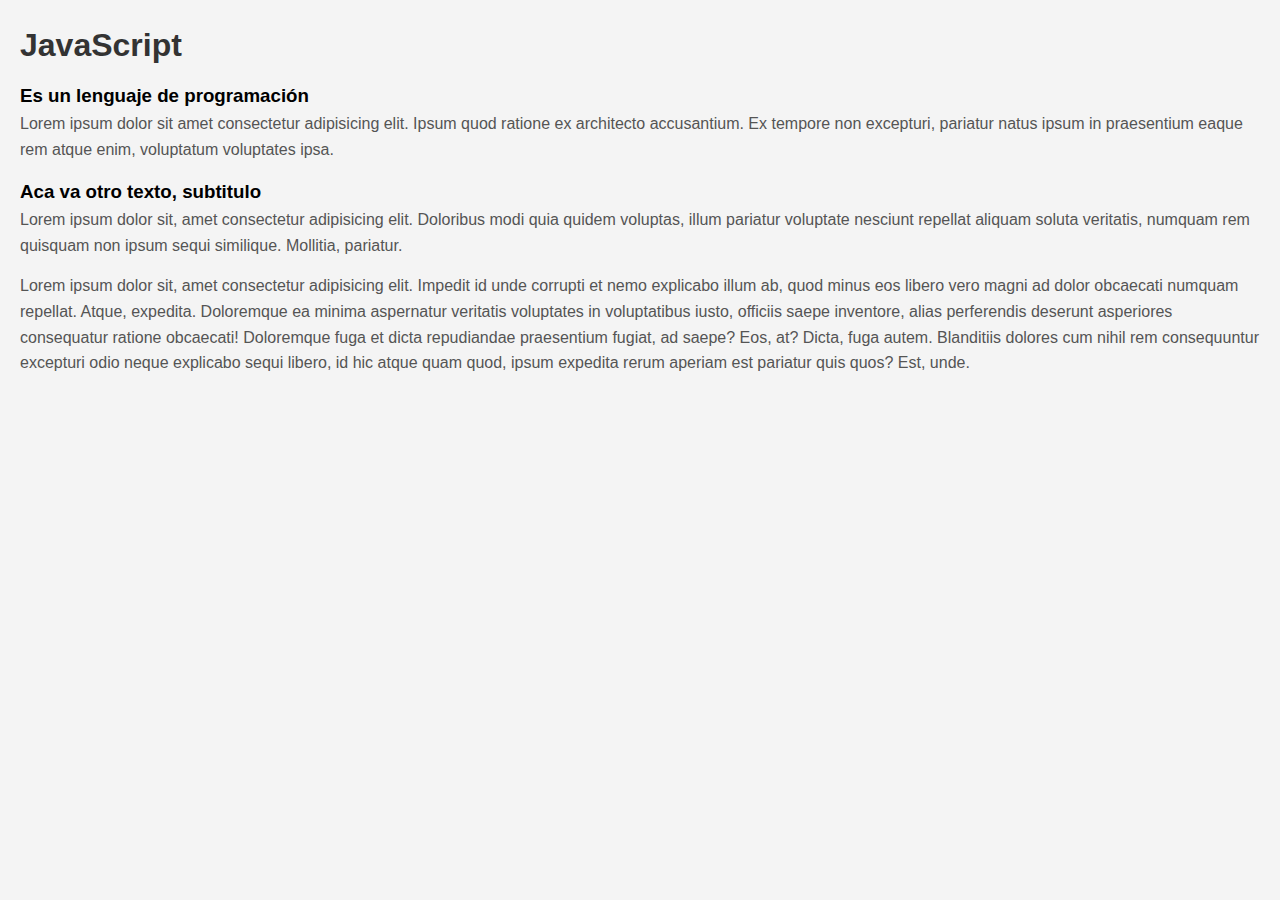
<file: 10-DOM/index.html>
<!DOCTYPE html>
<html lang="en">
<head>
    <meta charset="UTF-8">
    <meta name="viewport" content="width=device-width, initial-scale=1.0">
    <title>Document</title>
    <link rel="stylesheet" href="./styles/styles.css">
</head>
<body>
    <h1>JavaScript</h1>
    <h3 id="sub01">Es un lenguaje de programación</h3>
    <p class="text-desc">
        Lorem ipsum dolor sit amet consectetur adipisicing elit. Ipsum quod ratione ex architecto accusantium. Ex tempore non excepturi, pariatur natus ipsum in praesentium eaque rem atque enim, voluptatum voluptates ipsa.
    </p>

    <h3 id="sub02">Aca va otro texto, subtitulo</h3>
    <p class="text-desc">
        Lorem ipsum dolor sit, amet consectetur adipisicing elit. Doloribus modi quia quidem voluptas, illum pariatur voluptate nesciunt repellat aliquam soluta veritatis, numquam rem quisquam non ipsum sequi similique. Mollitia, pariatur.
    </p>
    <p>
        Lorem ipsum dolor sit, amet consectetur adipisicing elit. Impedit id unde corrupti et nemo explicabo illum ab, quod minus eos libero vero magni ad dolor obcaecati numquam repellat. Atque, expedita.
        Doloremque ea minima aspernatur veritatis voluptates in voluptatibus iusto, officiis saepe inventore, alias perferendis deserunt asperiores consequatur ratione obcaecati! Doloremque fuga et dicta repudiandae praesentium fugiat, ad saepe? Eos, at?
        Dicta, fuga autem. Blanditiis dolores cum nihil rem consequuntur excepturi odio neque explicabo sequi libero, id hic atque quam quod, ipsum expedita rerum aperiam est pariatur quis quos? Est, unde.
    </p>
</body>
<script type="module" src="./02-selectors.js"></script>
</html>
</file>
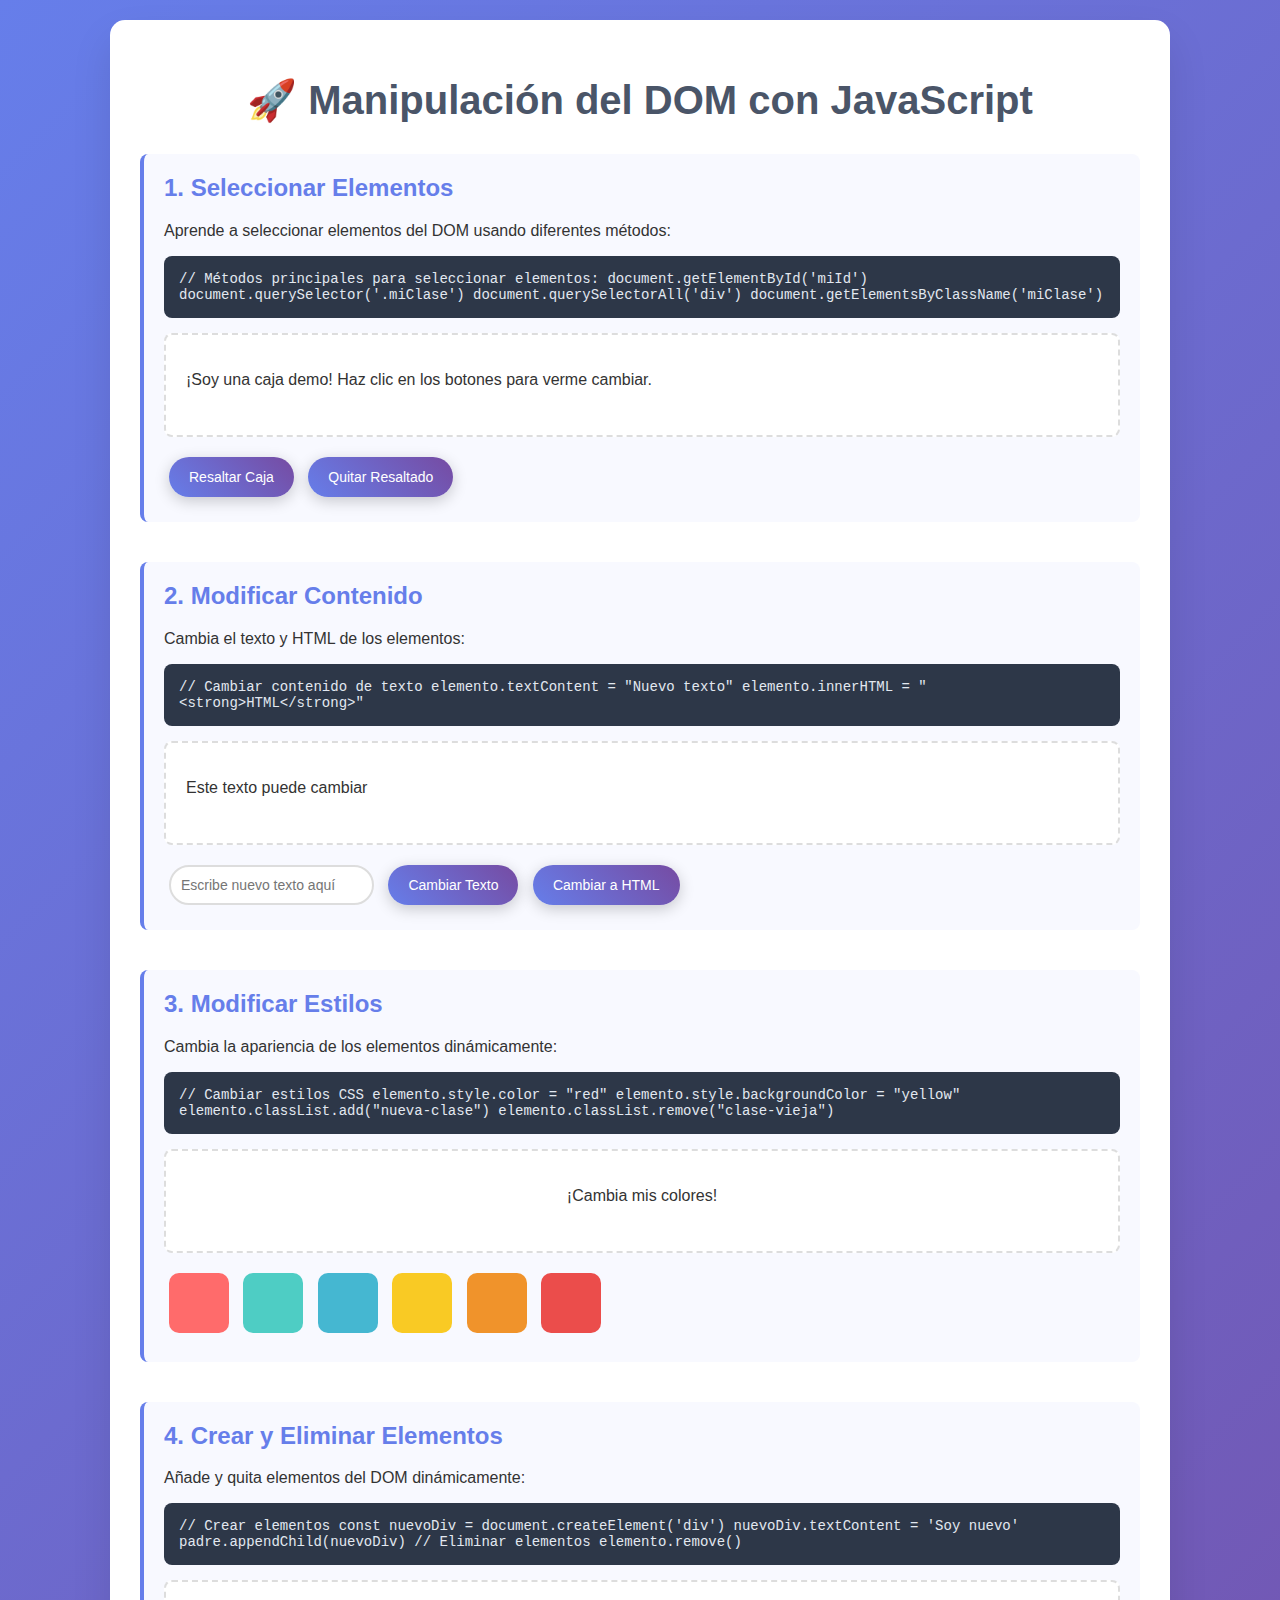
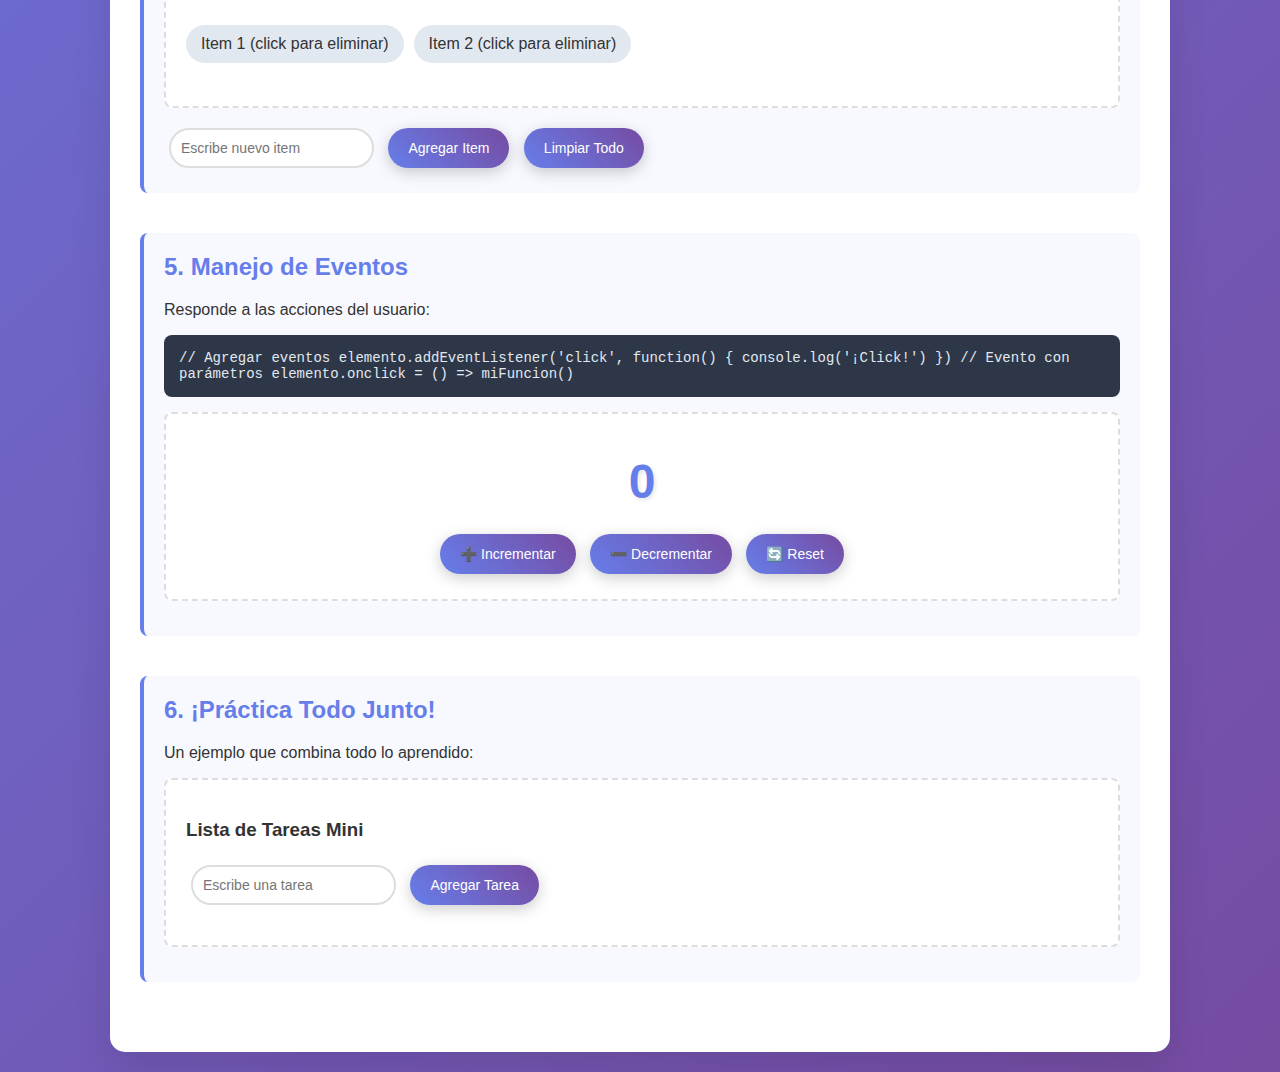
<file: 10-DOM/search/index.html>
<!DOCTYPE html>
<html lang="es">
<head>
    <meta charset="UTF-8">
    <meta name="viewport" content="width=device-width, initial-scale=1.0">
    <title>Manipulación del DOM - Tutorial</title>
    <style>
        body {
            font-family: 'Segoe UI', Tahoma, Geneva, Verdana, sans-serif;
            margin: 0;
            padding: 20px;
            background: linear-gradient(135deg, #667eea 0%, #764ba2 100%);
            min-height: 100vh;
            color: #333;
        }
        
        .container {
            max-width: 1000px;
            margin: 0 auto;
            background: white;
            border-radius: 15px;
            padding: 30px;
            box-shadow: 0 20px 40px rgba(0,0,0,0.1);
        }
        
        h1 {
            text-align: center;
            color: #4a5568;
            margin-bottom: 30px;
            font-size: 2.5em;
        }
        
        .section {
            margin-bottom: 40px;
            padding: 20px;
            border-left: 4px solid #667eea;
            background: #f8f9ff;
            border-radius: 8px;
        }
        
        .section h2 {
            color: #667eea;
            margin-top: 0;
        }
        
        .demo-box {
            background: white;
            border: 2px dashed #ddd;
            padding: 20px;
            margin: 15px 0;
            border-radius: 8px;
            min-height: 60px;
            transition: all 0.3s ease;
        }
        
        .demo-box.highlight {
            border-color: #667eea;
            background: #f0f4ff;
            transform: scale(1.02);
        }
        
        button {
            background: linear-gradient(45deg, #667eea, #764ba2);
            color: white;
            border: none;
            padding: 12px 20px;
            margin: 5px;
            border-radius: 25px;
            cursor: pointer;
            font-size: 14px;
            transition: all 0.3s ease;
            box-shadow: 0 4px 15px rgba(0,0,0,0.2);
        }
        
        button:hover {
            transform: translateY(-2px);
            box-shadow: 0 6px 20px rgba(0,0,0,0.3);
        }
        
        button:active {
            transform: translateY(0);
        }
        
        input[type="text"] {
            padding: 10px;
            border: 2px solid #ddd;
            border-radius: 20px;
            margin: 5px;
            font-size: 14px;
            transition: border-color 0.3s ease;
        }
        
        input[type="text"]:focus {
            outline: none;
            border-color: #667eea;
        }
        
        .item {
            background: #e2e8f0;
            padding: 10px 15px;
            margin: 8px 0;
            border-radius: 20px;
            display: inline-block;
            transition: all 0.3s ease;
            cursor: pointer;
        }
        
        .item:hover {
            background: #cbd5e0;
            transform: scale(1.05);
        }
        
        .item.selected {
            background: #667eea;
            color: white;
        }
        
        .code-example {
            background: #2d3748;
            color: #e2e8f0;
            padding: 15px;
            border-radius: 8px;
            font-family: 'Courier New', monospace;
            font-size: 14px;
            margin: 10px 0;
            overflow-x: auto;
        }
        
        .success {
            background: #48bb78;
            color: white;
            padding: 10px;
            border-radius: 8px;
            margin: 10px 0;
            display: none;
        }
        
        .dynamic-list {
            display: flex;
            flex-wrap: wrap;
            gap: 10px;
            margin: 15px 0;
        }
        
        .color-box {
            width: 60px;
            height: 60px;
            border-radius: 10px;
            margin: 5px;
            cursor: pointer;
            transition: transform 0.3s ease;
            display: inline-block;
        }
        
        .color-box:hover {
            transform: scale(1.1);
        }
        
        #counter {
            font-size: 3em;
            font-weight: bold;
            color: #667eea;
            text-align: center;
            margin: 20px 0;
            text-shadow: 2px 2px 4px rgba(0,0,0,0.1);
        }
    </style>
</head>
<body>
    <div class="container">
        <h1>🚀 Manipulación del DOM con JavaScript</h1>
        
        <!-- Sección 1: Seleccionar elementos -->
        <div class="section">
            <h2>1. Seleccionar Elementos</h2>
            <p>Aprende a seleccionar elementos del DOM usando diferentes métodos:</p>
            
            <div class="code-example">
// Métodos principales para seleccionar elementos:
document.getElementById('miId')
document.querySelector('.miClase')
document.querySelectorAll('div')
document.getElementsByClassName('miClase')
            </div>
            
            <div class="demo-box" id="demo1">
                <p>¡Soy una caja demo! Haz clic en los botones para verme cambiar.</p>
            </div>
            
            <button onclick="resaltarCaja()">Resaltar Caja</button>
            <button onclick="quitarResaltado()">Quitar Resaltado</button>
        </div>
        
        <!-- Sección 2: Modificar contenido -->
        <div class="section">
            <h2>2. Modificar Contenido</h2>
            <p>Cambia el texto y HTML de los elementos:</p>
            
            <div class="code-example">
// Cambiar contenido de texto
elemento.textContent = "Nuevo texto"
elemento.innerHTML = "&lt;strong&gt;HTML&lt;/strong&gt;"
            </div>
            
            <div class="demo-box" id="demo2">
                <p id="texto-cambiante">Este texto puede cambiar</p>
            </div>
            
            <input type="text" id="nuevo-texto" placeholder="Escribe nuevo texto aquí">
            <button onclick="cambiarTexto()">Cambiar Texto</button>
            <button onclick="cambiarHTML()">Cambiar a HTML</button>
        </div>
        
        <!-- Sección 3: Modificar estilos -->
        <div class="section">
            <h2>3. Modificar Estilos</h2>
            <p>Cambia la apariencia de los elementos dinámicamente:</p>
            
            <div class="code-example">
// Cambiar estilos CSS
elemento.style.color = "red"
elemento.style.backgroundColor = "yellow"
elemento.classList.add("nueva-clase")
elemento.classList.remove("clase-vieja")
            </div>
            
            <div class="demo-box" id="demo3" style="text-align: center;">
                <p>¡Cambia mis colores!</p>
            </div>
            
            <div>
                <div class="color-box" style="background-color: #ff6b6b;" onclick="cambiarColor('#ff6b6b')"></div>
                <div class="color-box" style="background-color: #4ecdc4;" onclick="cambiarColor('#4ecdc4')"></div>
                <div class="color-box" style="background-color: #45b7d1;" onclick="cambiarColor('#45b7d1')"></div>
                <div class="color-box" style="background-color: #f9ca24;" onclick="cambiarColor('#f9ca24')"></div>
                <div class="color-box" style="background-color: #f0932b;" onclick="cambiarColor('#f0932b')"></div>
                <div class="color-box" style="background-color: #eb4d4b;" onclick="cambiarColor('#eb4d4b')"></div>
            </div>
        </div>
        
        <!-- Sección 4: Crear y eliminar elementos -->
        <div class="section">
            <h2>4. Crear y Eliminar Elementos</h2>
            <p>Añade y quita elementos del DOM dinámicamente:</p>
            
            <div class="code-example">
// Crear elementos
const nuevoDiv = document.createElement('div')
nuevoDiv.textContent = 'Soy nuevo'
padre.appendChild(nuevoDiv)

// Eliminar elementos
elemento.remove()
            </div>
            
            <div class="demo-box" id="demo4">
                <div class="dynamic-list" id="lista-items">
                    <div class="item" onclick="eliminarItem(this)">Item 1 (click para eliminar)</div>
                    <div class="item" onclick="eliminarItem(this)">Item 2 (click para eliminar)</div>
                </div>
            </div>
            
            <input type="text" id="nuevo-item" placeholder="Escribe nuevo item">
            <button onclick="agregarItem()">Agregar Item</button>
            <button onclick="limpiarLista()">Limpiar Todo</button>
        </div>
        
        <!-- Sección 5: Eventos -->
        <div class="section">
            <h2>5. Manejo de Eventos</h2>
            <p>Responde a las acciones del usuario:</p>
            
            <div class="code-example">
// Agregar eventos
elemento.addEventListener('click', function() {
    console.log('¡Click!')
})

// Evento con parámetros
elemento.onclick = () => miFuncion()
            </div>
            
            <div class="demo-box" id="demo5" style="text-align: center;">
                <div id="counter">0</div>
                <button onclick="incrementar()">➕ Incrementar</button>
                <button onclick="decrementar()">➖ Decrementar</button>
                <button onclick="resetear()">🔄 Reset</button>
            </div>
        </div>
        
        <!-- Sección 6: Práctica interactiva -->
        <div class="section">
            <h2>6. ¡Práctica Todo Junto!</h2>
            <p>Un ejemplo que combina todo lo aprendido:</p>
            
            <div class="demo-box" id="demo6">
                <h3>Lista de Tareas Mini</h3>
                <input type="text" id="nueva-tarea" placeholder="Escribe una tarea" onkeypress="if(event.key==='Enter') agregarTarea()">
                <button onclick="agregarTarea()">Agregar Tarea</button>
                <div id="lista-tareas" style="margin-top: 15px;"></div>
            </div>
        </div>
        
        <div class="success" id="mensaje-exito">
            ¡Excelente! Has completado una acción exitosamente.
        </div>
    </div>

    <script>
        // Variables globales
        let contador = 0;
        let tareaId = 0;
        
        // Sección 1: Seleccionar elementos
        function resaltarCaja() {
            const caja = document.getElementById('demo1');
            caja.classList.add('highlight');
            mostrarExito();
        }
        
        function quitarResaltado() {
            const caja = document.getElementById('demo1');
            caja.classList.remove('highlight');
        }
        
        // Sección 2: Modificar contenido
        function cambiarTexto() {
            const elemento = document.getElementById('texto-cambiante');
            const nuevoTexto = document.getElementById('nuevo-texto').value;
            
            if (nuevoTexto.trim()) {
                elemento.textContent = nuevoTexto;
                document.getElementById('nuevo-texto').value = '';
                mostrarExito();
            }
        }
        
        function cambiarHTML() {
            const elemento = document.getElementById('texto-cambiante');
            elemento.innerHTML = '<strong style="color: #667eea;">¡Texto con HTML!</strong> <em>¡Funciona!</em>';
            mostrarExito();
        }
        
        // Sección 3: Modificar estilos
        function cambiarColor(color) {
            const caja = document.getElementById('demo3');
            caja.style.backgroundColor = color;
            caja.style.color = 'white';
            caja.style.fontWeight = 'bold';
            mostrarExito();
        }
        
        // Sección 4: Crear y eliminar elementos
        function agregarItem() {
            const input = document.getElementById('nuevo-item');
            const lista = document.getElementById('lista-items');
            
            if (input.value.trim()) {
                const nuevoItem = document.createElement('div');
                nuevoItem.className = 'item';
                nuevoItem.textContent = input.value + ' (click para eliminar)';
                nuevoItem.onclick = function() { eliminarItem(this); };
                
                lista.appendChild(nuevoItem);
                input.value = '';
                mostrarExito();
            }
        }
        
        function eliminarItem(elemento) {
            elemento.remove();
            mostrarExito();
        }
        
        function limpiarLista() {
            const lista = document.getElementById('lista-items');
            lista.innerHTML = '';
        }
        
        // Sección 5: Eventos y contador
        function incrementar() {
            contador++;
            document.getElementById('counter').textContent = contador;
            mostrarExito();
        }
        
        function decrementar() {
            contador--;
            document.getElementById('counter').textContent = contador;
            mostrarExito();
        }
        
        function resetear() {
            contador = 0;
            document.getElementById('counter').textContent = contador;
        }
        
        // Sección 6: Lista de tareas
        function agregarTarea() {
            const input = document.getElementById('nueva-tarea');
            const lista = document.getElementById('lista-tareas');
            
            if (input.value.trim()) {
                const tareaDiv = document.createElement('div');
                tareaDiv.className = 'item';
                tareaDiv.style.display = 'flex';
                tareaDiv.style.justifyContent = 'space-between';
                tareaDiv.style.alignItems = 'center';
                tareaDiv.style.width = '100%';
                tareaDiv.style.marginBottom = '10px';
                
                const textoTarea = document.createElement('span');
                textoTarea.textContent = input.value;
                
                const botonEliminar = document.createElement('button');
                botonEliminar.textContent = '❌';
                botonEliminar.style.fontSize = '12px';
                botonEliminar.style.padding = '5px 10px';
                botonEliminar.onclick = function() {
                    tareaDiv.remove();
                };
                
                // Toggle completado
                textoTarea.onclick = function() {
                    if (textoTarea.style.textDecoration === 'line-through') {
                        textoTarea.style.textDecoration = 'none';
                        textoTarea.style.opacity = '1';
                    } else {
                        textoTarea.style.textDecoration = 'line-through';
                        textoTarea.style.opacity = '0.6';
                    }
                };
                
                tareaDiv.appendChild(textoTarea);
                tareaDiv.appendChild(botonEliminar);
                lista.appendChild(tareaDiv);
                
                input.value = '';
                mostrarExito();
            }
        }
        
        // Función para mostrar mensaje de éxito
        function mostrarExito() {
            const mensaje = document.getElementById('mensaje-exito');
            mensaje.style.display = 'block';
            setTimeout(() => {
                mensaje.style.display = 'none';
            }, 2000);
        }
        
        // Inicialización
        document.addEventListener('DOMContentLoaded', function() {
            console.log('DOM cargado completamente. ¡Listo para manipular!');
        });
    </script>
</body>
</html>
</file>
<file: 10-DOM/styles/styles.css>
* {
    margin: 0;
    padding: 0;
    box-sizing: border-box;
}
body {
    font-family: Arial, Helvetica, sans-serif;
    line-height: 1.6;
    background-color: #f4f4f4;
    padding: 20px;
}
h1 {
    color: #333;
    margin-bottom: 10px;
}
p {
    margin-bottom: 15px;
    color: #555;
}
a {
    color: #3498db;
    text-decoration: none;
}
a:hover {
    text-decoration: underline;
}
</file>
